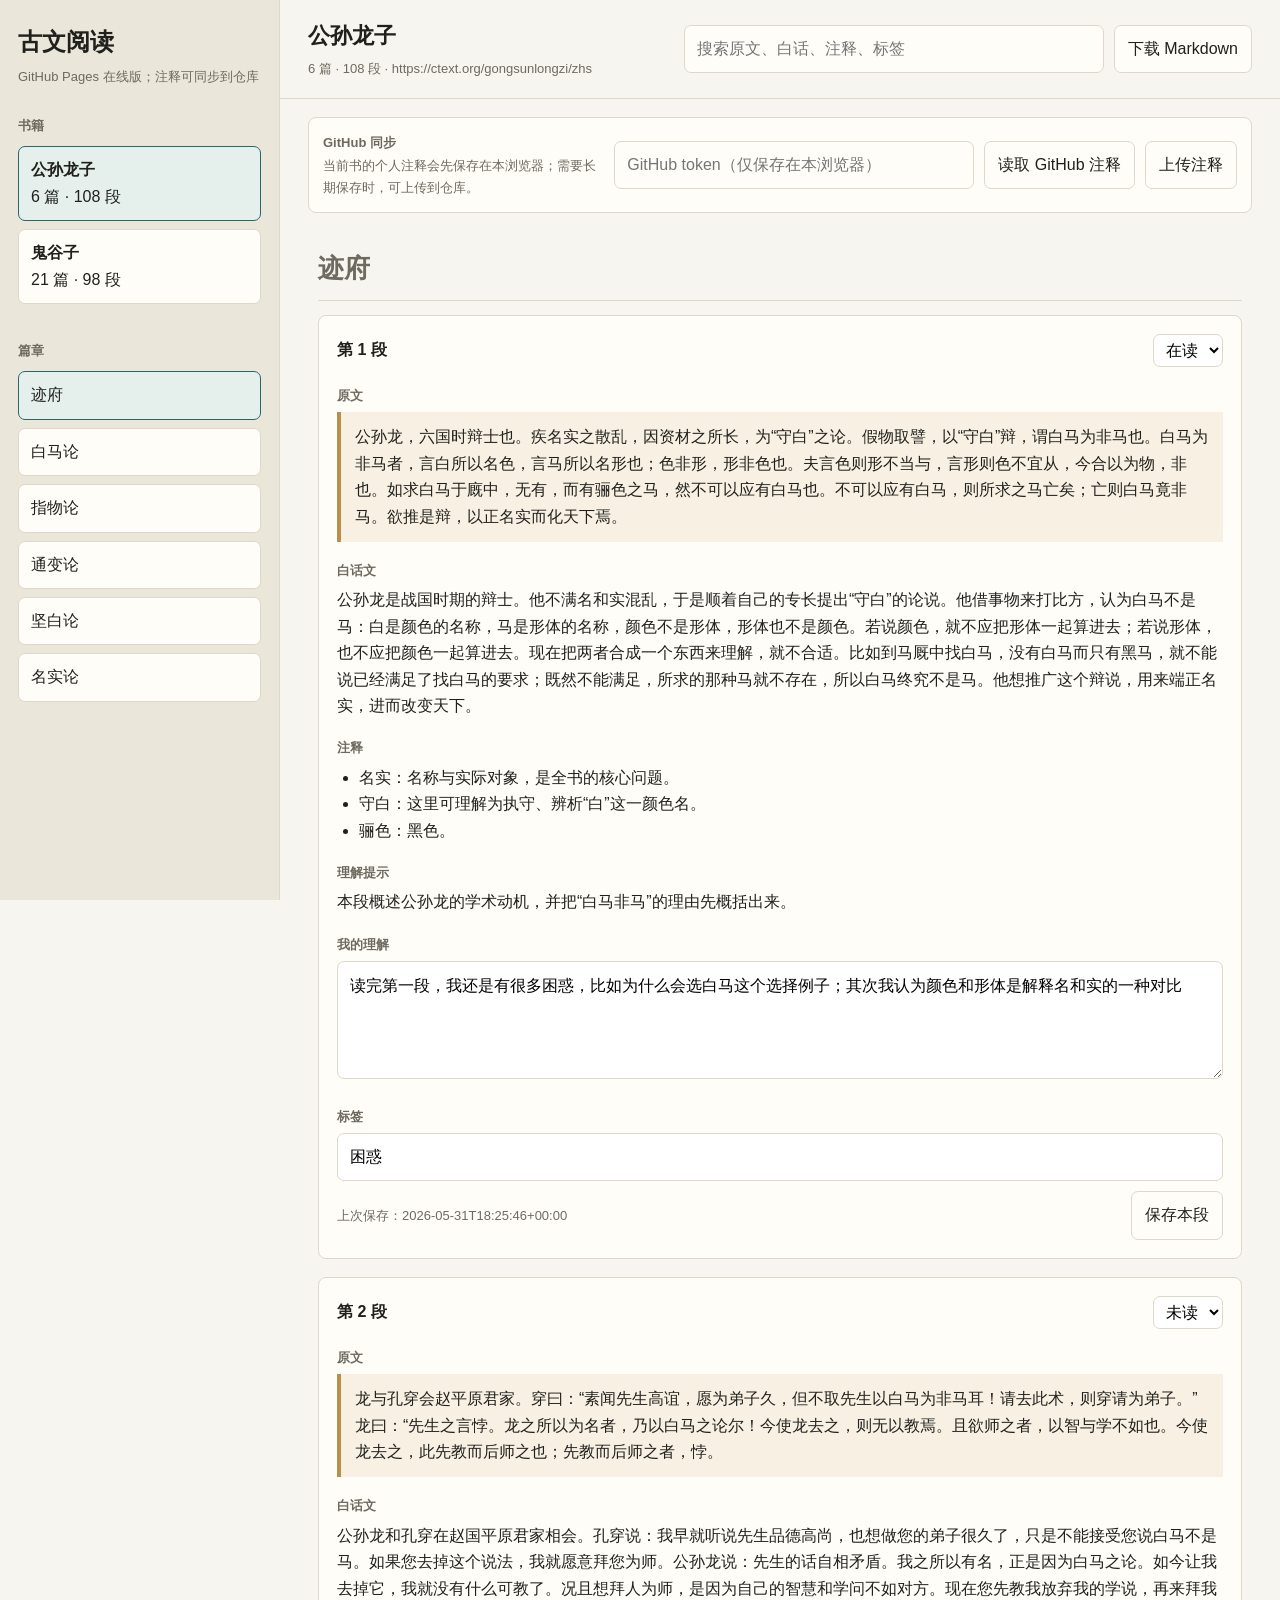
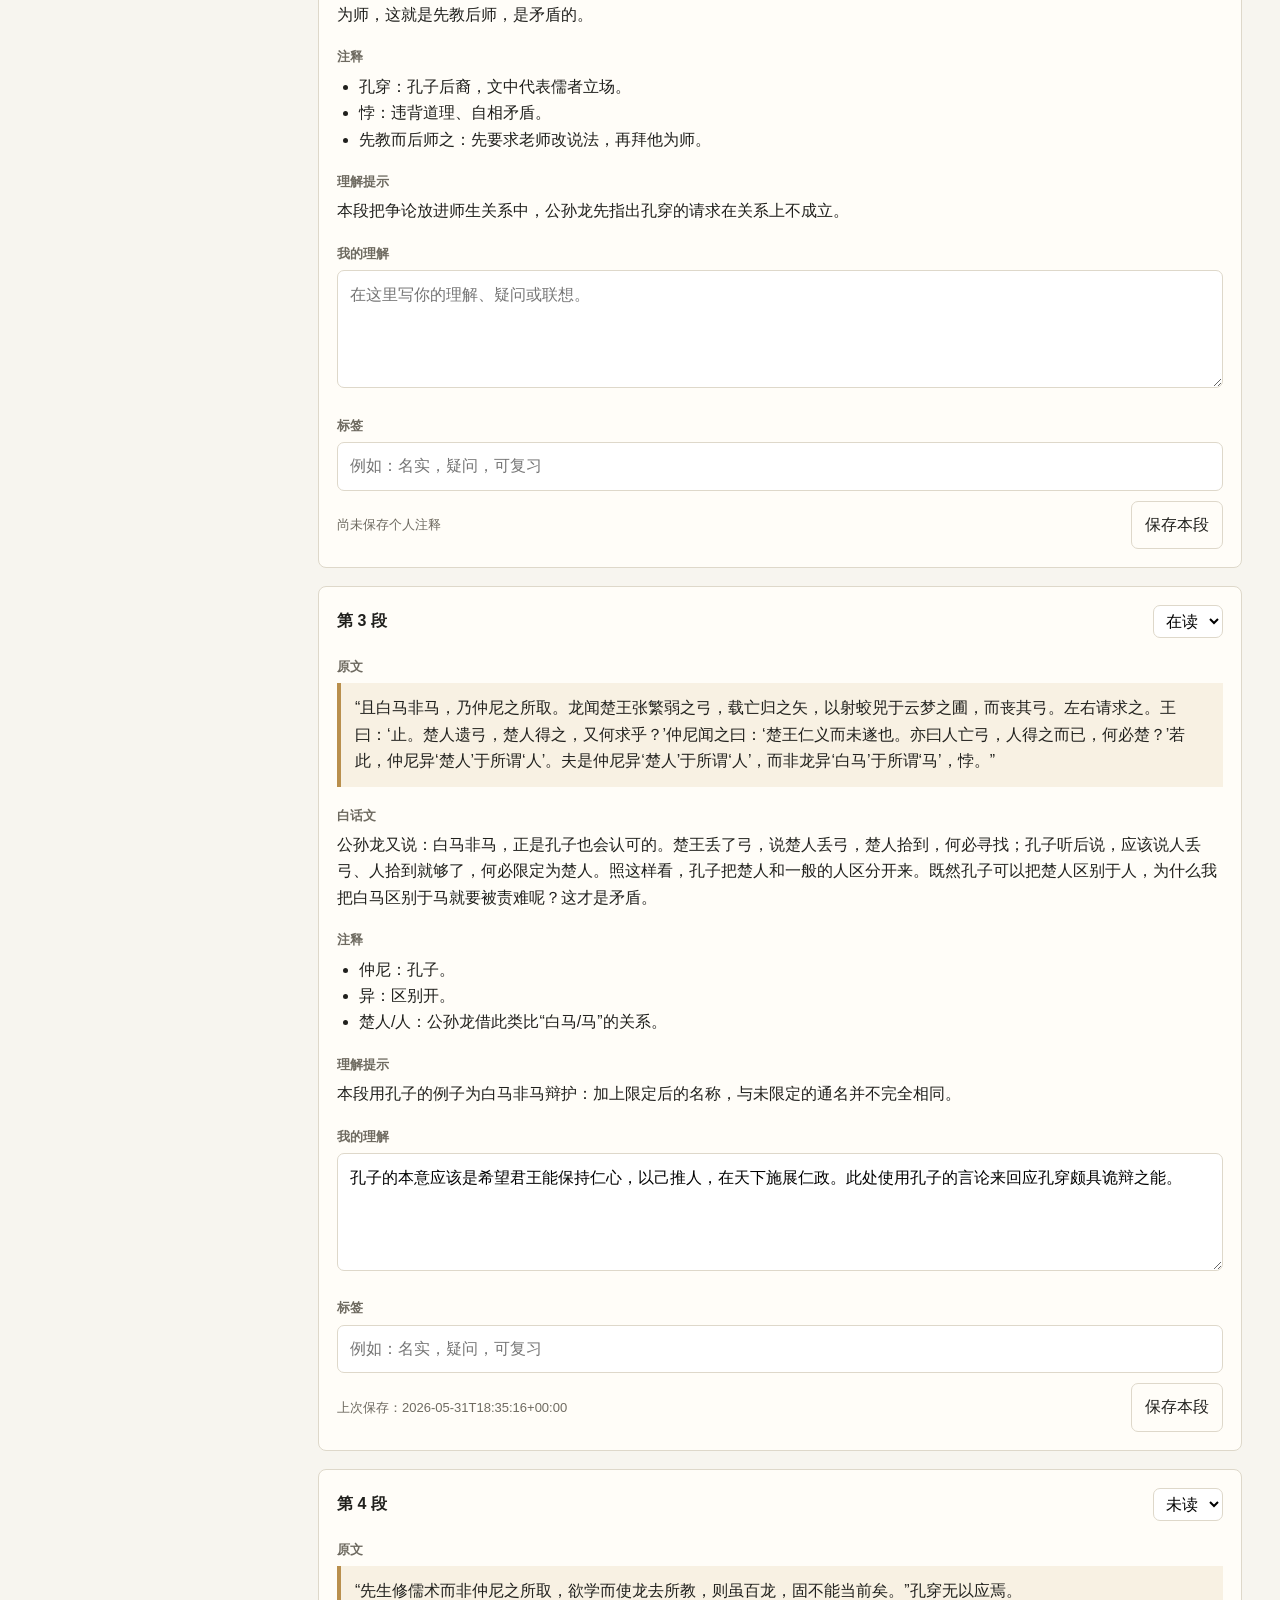
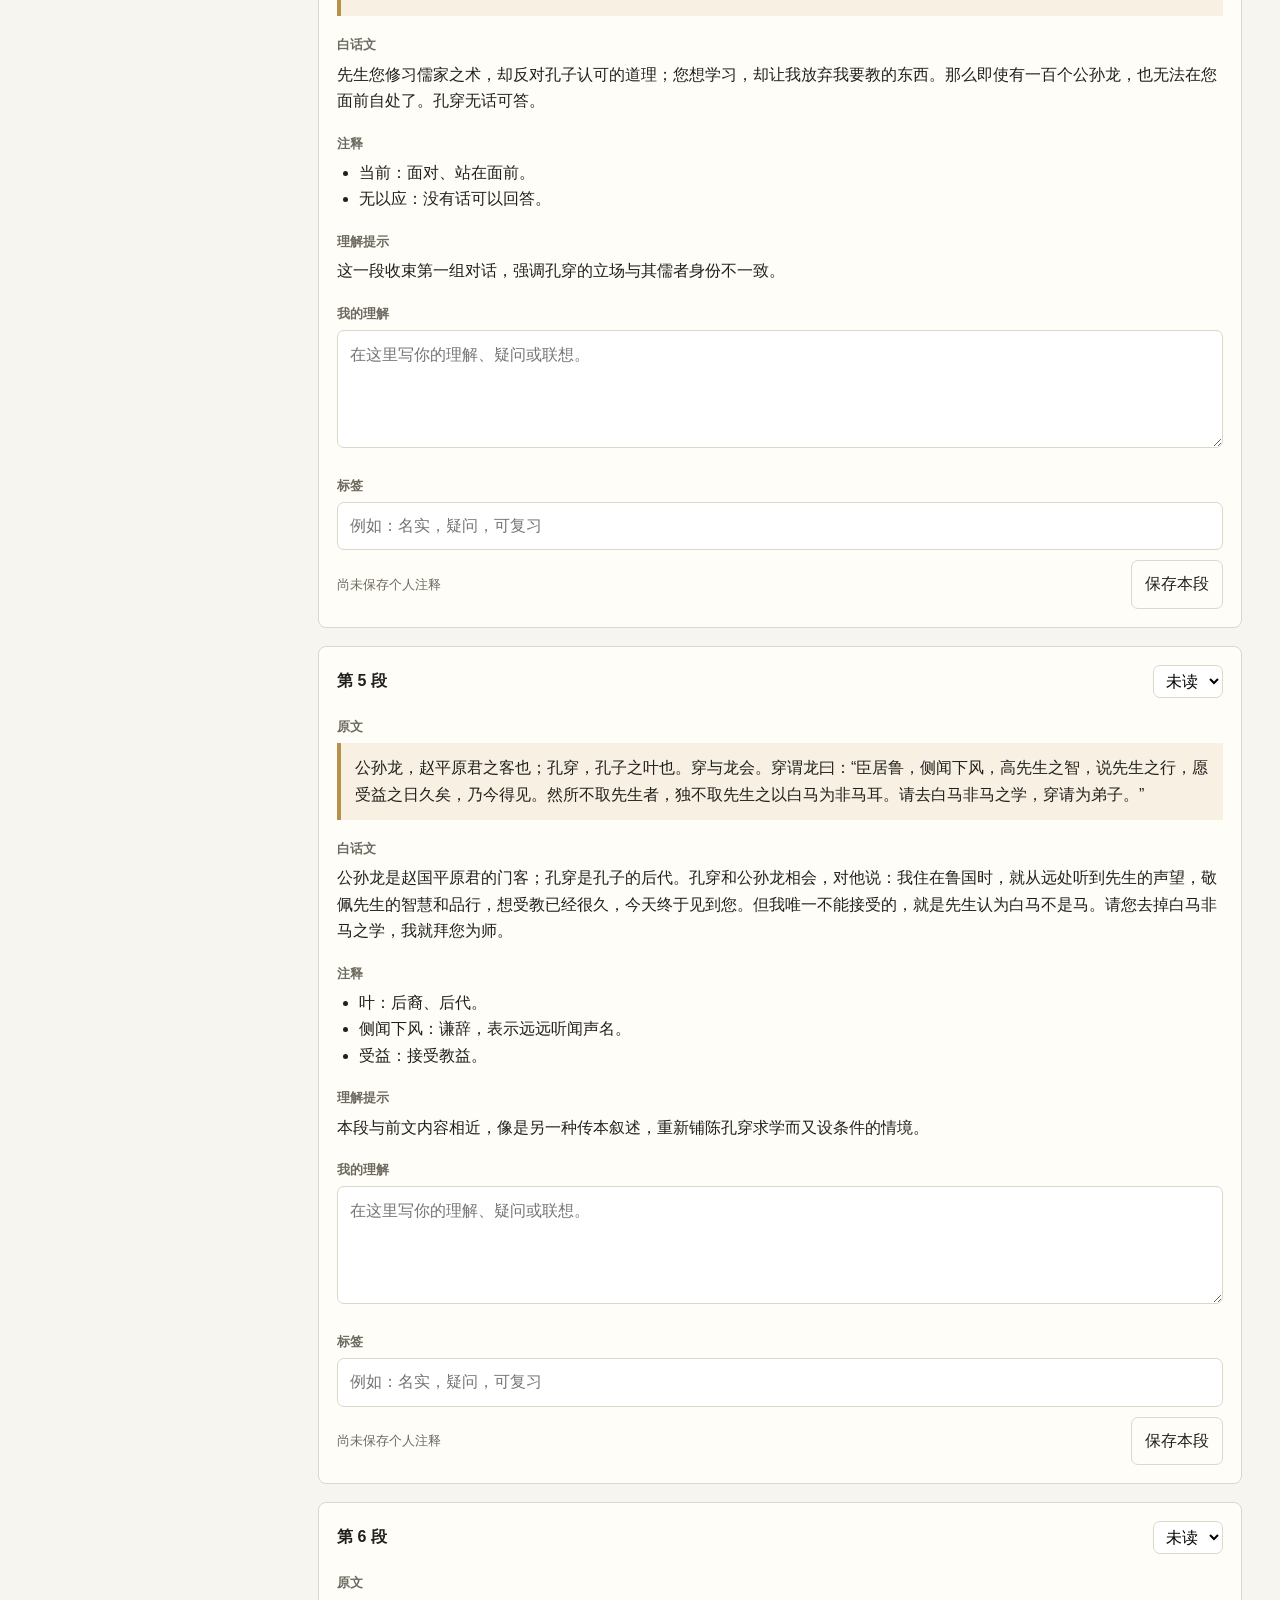
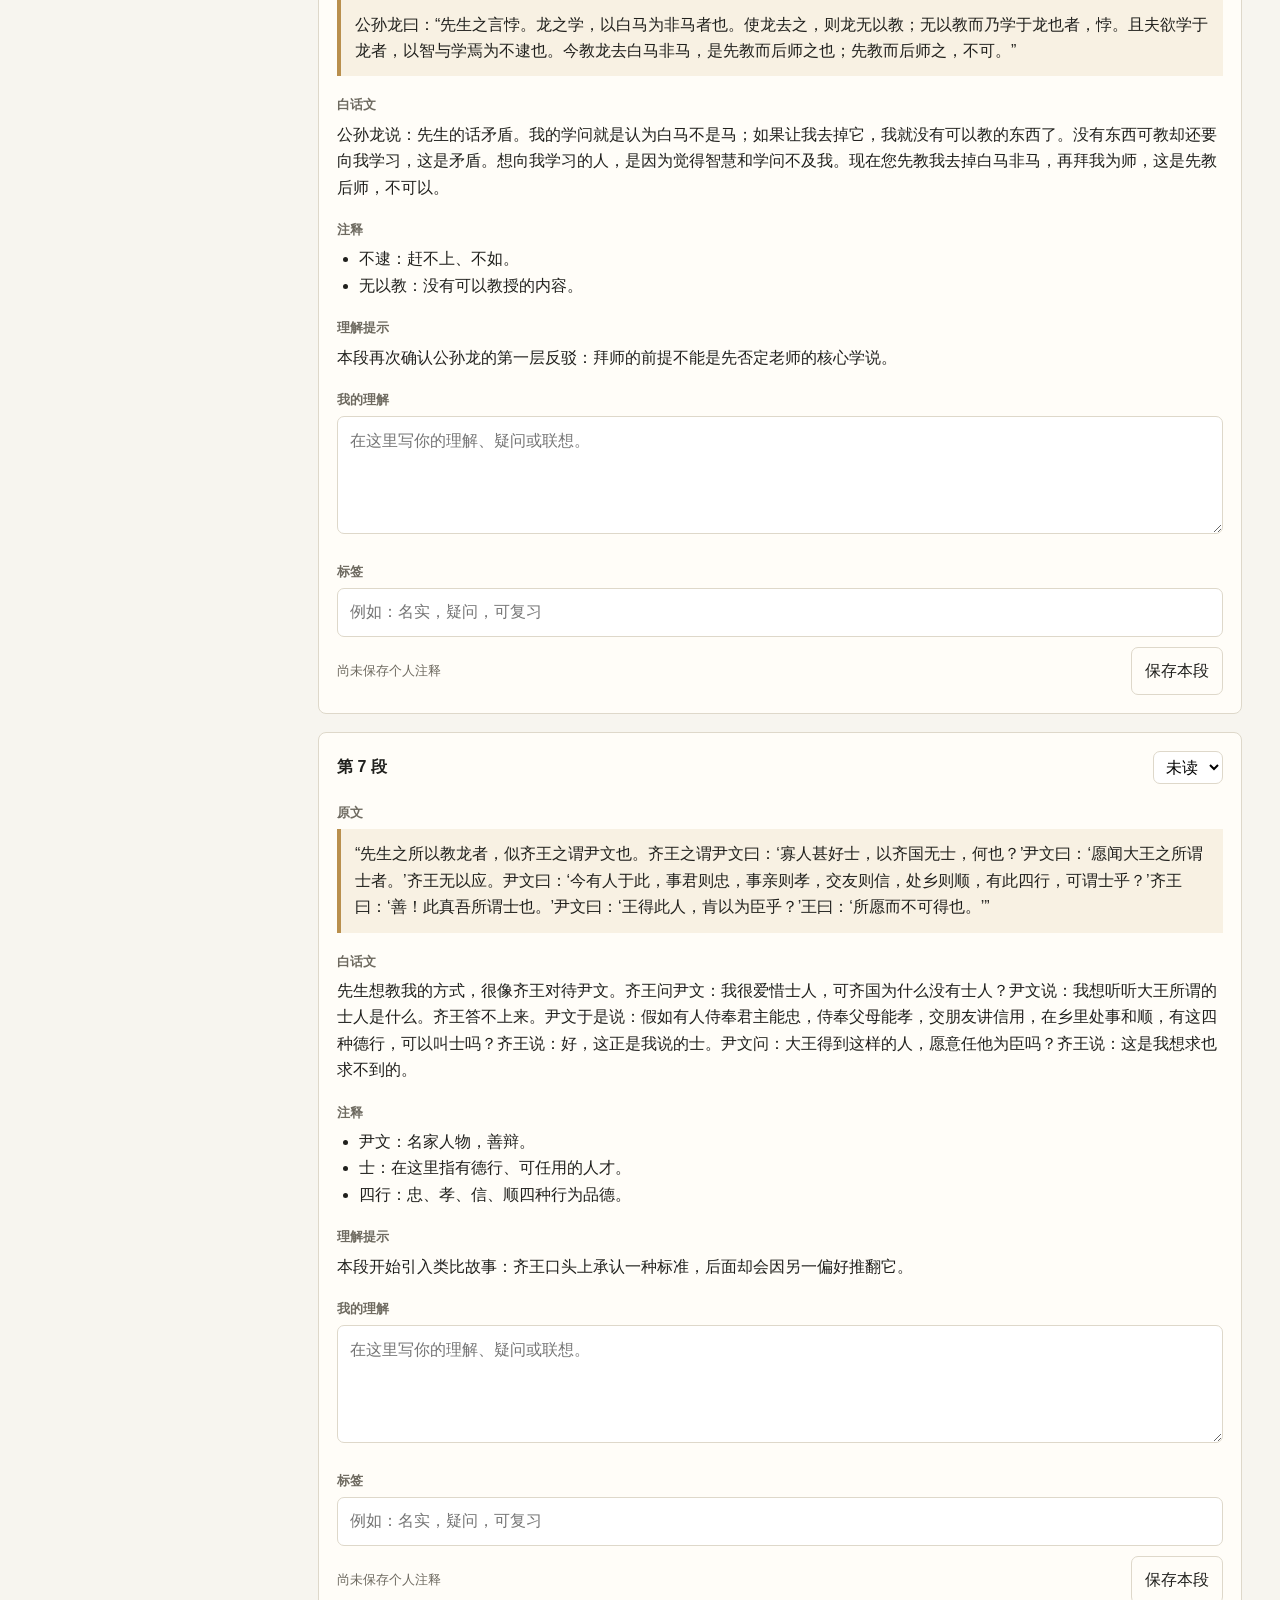
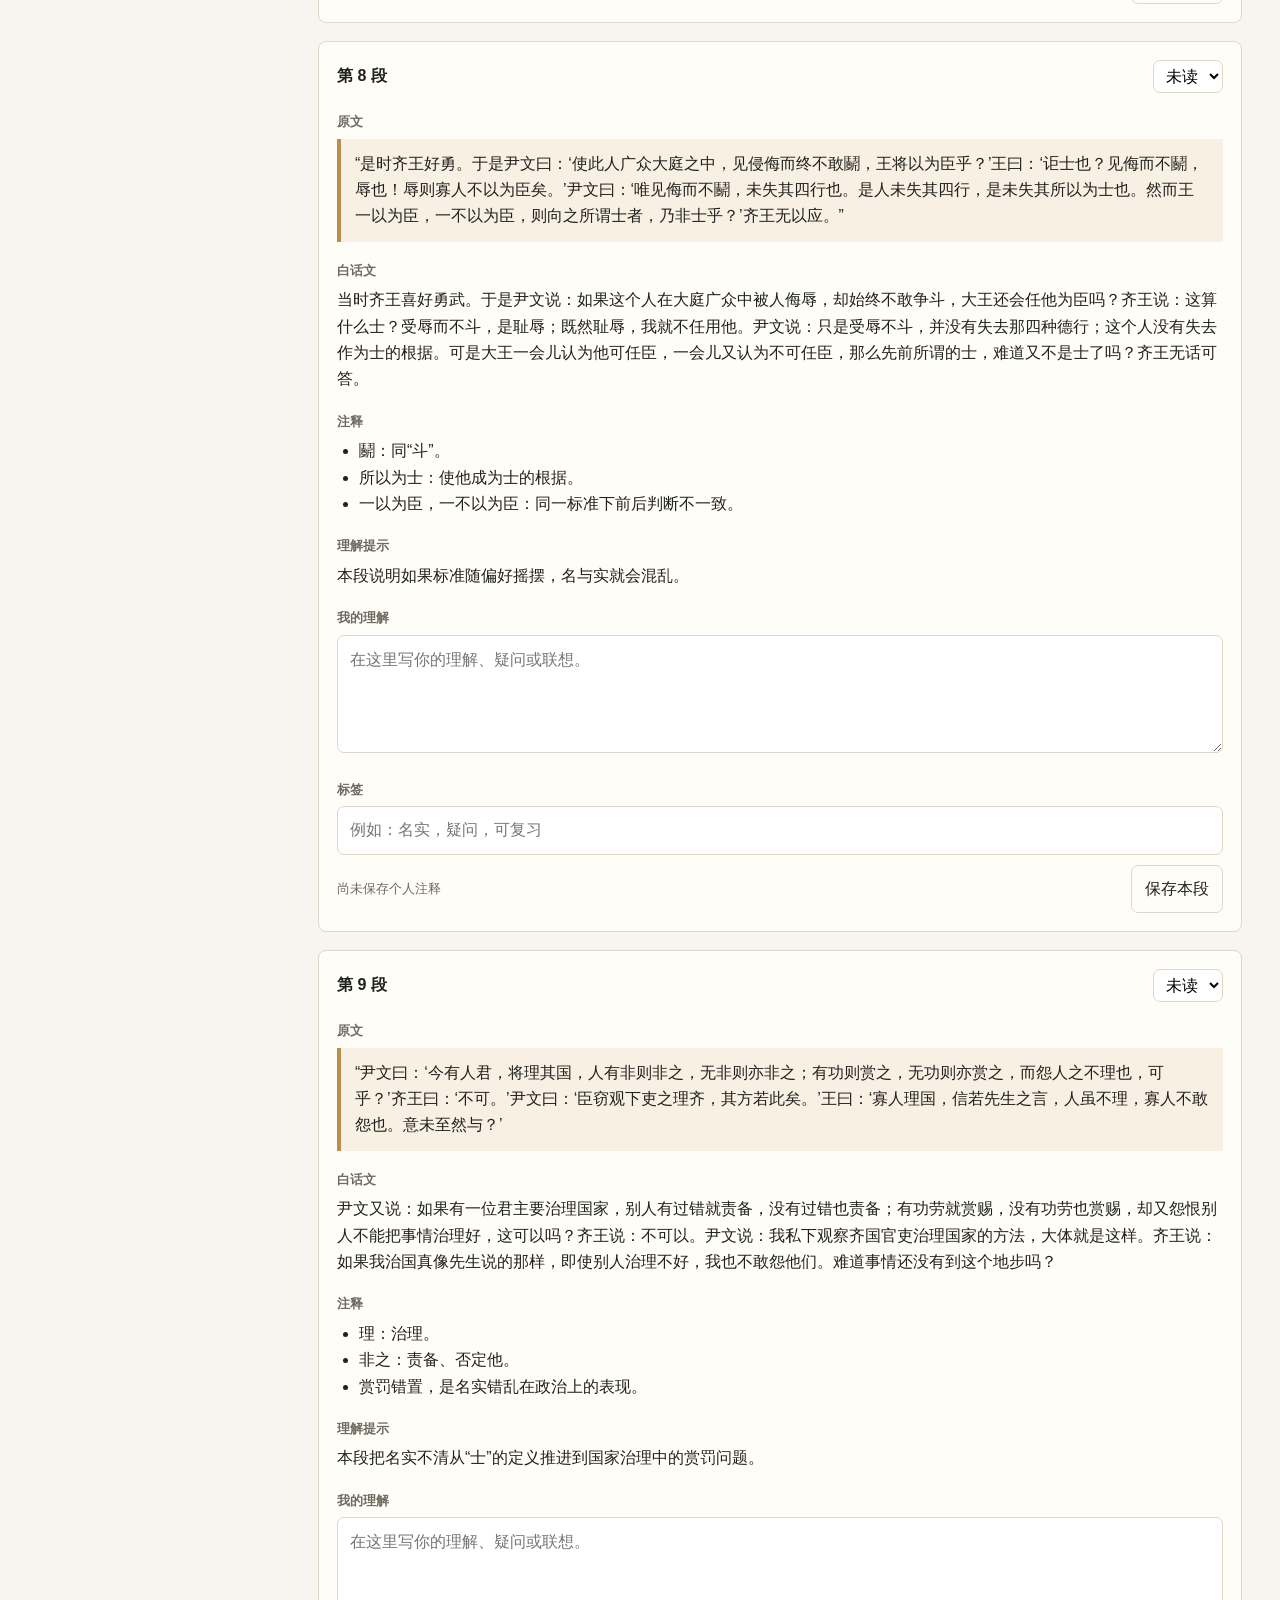
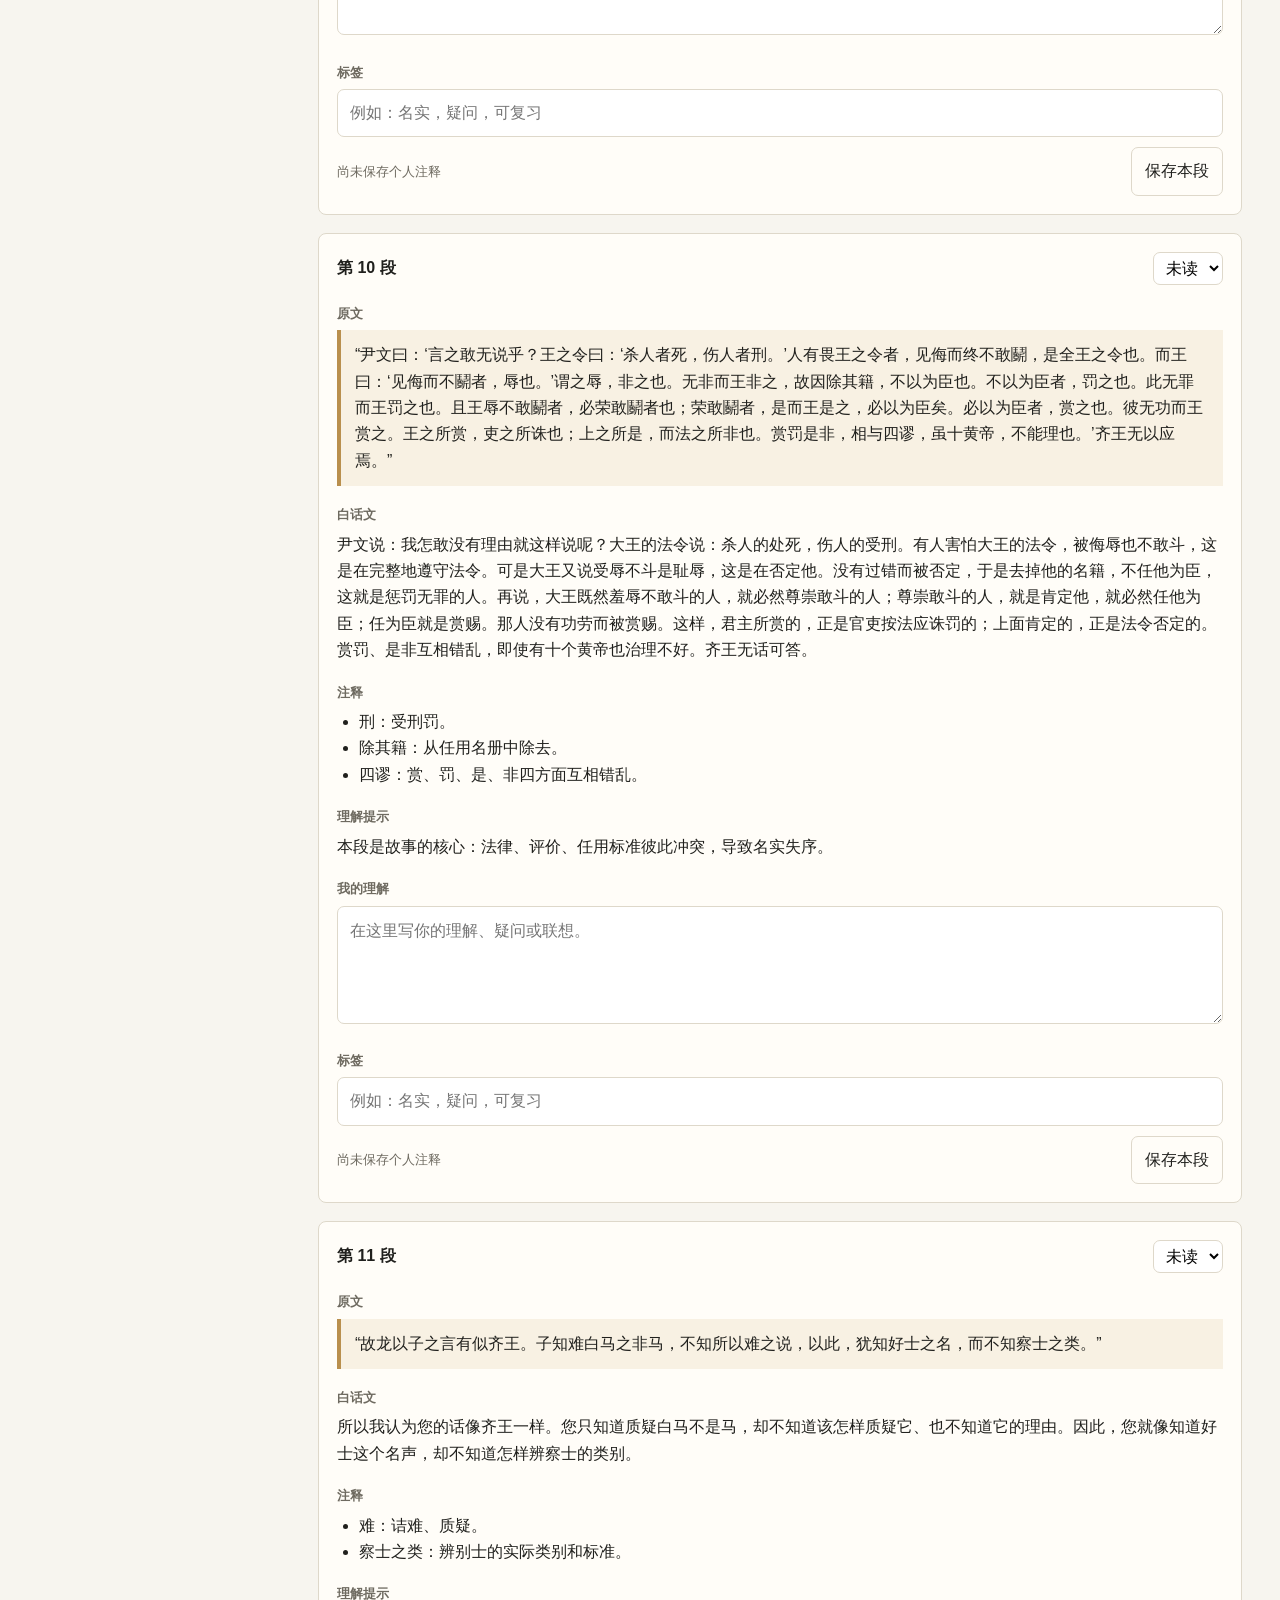
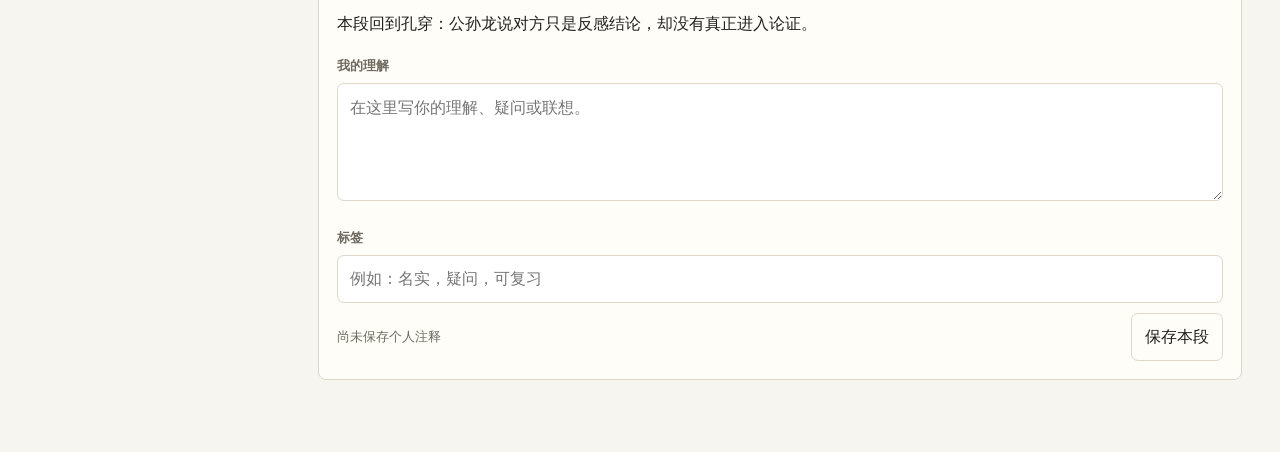
<file: docs/index.html>
<!doctype html>
<html lang="zh-CN">
  <head>
    <meta charset="utf-8" />
    <meta name="viewport" content="width=device-width, initial-scale=1" />
    <title>古文阅读注释工具</title>
    <link rel="stylesheet" href="./styles.css" />
  </head>
  <body>
    <aside class="sidebar">
      <div class="brand">
        <h1>古文阅读</h1>
        <p>GitHub Pages 在线版；注释可同步到仓库</p>
      </div>
      <section>
        <h2>书籍</h2>
        <div id="bookList" class="book-list"></div>
      </section>
      <section>
        <h2>篇章</h2>
        <div id="chapterList" class="chapter-list"></div>
      </section>
    </aside>

    <main class="main">
      <header class="toolbar">
        <div>
          <div id="bookTitle" class="book-title">加载中</div>
          <div id="bookMeta" class="book-meta"></div>
        </div>
        <div class="toolbar-actions">
          <input id="searchInput" type="search" placeholder="搜索原文、白话、注释、标签" />
          <button id="exportButton" type="button">下载 Markdown</button>
        </div>
      </header>

      <div id="message" class="message" hidden></div>
      <section class="sync-panel" aria-label="GitHub 注释同步">
        <div>
          <h2>GitHub 同步</h2>
          <p>当前书的个人注释会先保存在本浏览器；需要长期保存时，可上传到仓库。</p>
        </div>
        <input id="githubToken" type="password" autocomplete="off" placeholder="GitHub token（仅保存在本浏览器）" />
        <button id="loadGithubNotesButton" type="button">读取 GitHub 注释</button>
        <button id="uploadGithubNotesButton" type="button">上传注释</button>
      </section>
      <div id="searchResults" class="search-results" hidden></div>
      <div id="paragraphs" class="paragraphs"></div>
    </main>

    <script src="./app.js"></script>
  </body>
</html>
</file>
<file: docs/styles.css>
:root {
  color-scheme: light;
  --bg: #f7f5ef;
  --panel: #fffdf8;
  --ink: #20201d;
  --muted: #6e6a60;
  --line: #ded8ca;
  --accent: #28666e;
  --accent-strong: #174c54;
  --note-bg: #f1f6f4;
  --quote-bg: #f8f1e3;
  --danger: #8f3a2f;
}

* {
  box-sizing: border-box;
}

body {
  margin: 0;
  min-height: 100vh;
  display: grid;
  grid-template-columns: 280px minmax(0, 1fr);
  background: var(--bg);
  color: var(--ink);
  font: 16px/1.65 -apple-system, BlinkMacSystemFont, "Segoe UI", sans-serif;
}

.sidebar {
  height: 100vh;
  overflow: auto;
  position: sticky;
  top: 0;
  padding: 22px 18px;
  border-right: 1px solid var(--line);
  background: #ebe6da;
}

.brand h1 {
  margin: 0;
  font-size: 24px;
}

.brand p,
.book-meta {
  margin: 4px 0 0;
  color: var(--muted);
  font-size: 13px;
}

h2 {
  margin: 28px 0 10px;
  color: var(--muted);
  font-size: 13px;
  font-weight: 700;
}

button,
select,
input,
textarea {
  font: inherit;
}

.book-item,
.chapter-item,
button {
  border: 1px solid var(--line);
  background: var(--panel);
  color: var(--ink);
  cursor: pointer;
}

.book-item,
.chapter-item {
  width: 100%;
  margin: 0 0 8px;
  padding: 10px 12px;
  text-align: left;
  border-radius: 7px;
}

.book-item.active,
.chapter-item.active {
  border-color: var(--accent);
  background: #e5f0ed;
}

.main {
  min-width: 0;
  padding: 0 0 48px;
}

.toolbar {
  position: sticky;
  top: 0;
  z-index: 5;
  display: flex;
  gap: 18px;
  align-items: center;
  justify-content: space-between;
  padding: 18px 28px;
  border-bottom: 1px solid var(--line);
  background: rgba(247, 245, 239, 0.96);
}

.book-title {
  font-size: 22px;
  font-weight: 750;
}

.toolbar-actions {
  display: flex;
  flex-wrap: wrap;
  gap: 10px;
  align-items: center;
  justify-content: flex-end;
}

#searchInput,
#githubToken {
  width: min(34vw, 420px);
  min-width: 220px;
  padding: 10px 12px;
  border: 1px solid var(--line);
  border-radius: 7px;
  background: var(--panel);
}

button {
  padding: 10px 13px;
  border-radius: 7px;
}

button:hover {
  border-color: var(--accent);
}

.message {
  margin: 18px 28px 0;
  padding: 10px 12px;
  border: 1px solid var(--line);
  border-radius: 7px;
  background: var(--note-bg);
}

.message.error {
  color: var(--danger);
  background: #fff5f2;
}

.sync-panel {
  display: grid;
  grid-template-columns: minmax(220px, 1fr) minmax(240px, 360px) auto auto;
  gap: 10px;
  align-items: center;
  margin: 18px 28px 0;
  padding: 14px;
  border: 1px solid var(--line);
  border-radius: 8px;
  background: var(--panel);
}

.sync-panel h2 {
  margin: 0 0 2px;
}

.sync-panel p {
  margin: 0;
  color: var(--muted);
  font-size: 13px;
}

#githubToken {
  width: 100%;
  min-width: 0;
}

.search-results {
  margin: 18px 28px 0;
  padding: 14px;
  border: 1px solid var(--line);
  border-radius: 8px;
  background: var(--panel);
}

.search-result {
  display: block;
  width: 100%;
  padding: 9px 10px;
  border: 0;
  border-bottom: 1px solid var(--line);
  background: transparent;
  text-align: left;
}

.search-result:last-child {
  border-bottom: 0;
}

.paragraphs {
  max-width: 980px;
  margin: 24px auto;
  padding: 0 28px;
}

.chapter-heading {
  margin: 34px 0 14px;
  padding-bottom: 10px;
  border-bottom: 1px solid var(--line);
  font-size: 26px;
}

.para-card {
  margin: 0 0 18px;
  padding: 18px;
  border: 1px solid var(--line);
  border-radius: 8px;
  background: var(--panel);
}

.para-card.highlight {
  border-color: var(--accent);
  box-shadow: 0 0 0 3px rgba(40, 102, 110, 0.14);
}

.para-head {
  display: flex;
  justify-content: space-between;
  gap: 14px;
  align-items: center;
  margin-bottom: 12px;
}

.para-title {
  font-weight: 750;
}

.status {
  padding: 6px 8px;
  border: 1px solid var(--line);
  border-radius: 7px;
  background: #fff;
}

.label {
  margin: 18px 0 6px;
  color: var(--muted);
  font-size: 13px;
  font-weight: 750;
}

.original {
  margin: 0;
  padding: 12px 14px;
  border-left: 4px solid #b98f4d;
  background: var(--quote-bg);
  white-space: pre-wrap;
}

.plain,
.hint,
.system-notes {
  margin: 0;
}

.system-notes {
  padding-left: 22px;
}

.note-editor {
  width: 100%;
  min-height: 118px;
  resize: vertical;
  padding: 11px 12px;
  border: 1px solid var(--line);
  border-radius: 7px;
  background: #fff;
}

.tags-input {
  width: 100%;
  padding: 10px 12px;
  border: 1px solid var(--line);
  border-radius: 7px;
  background: #fff;
}

.save-row {
  display: flex;
  justify-content: space-between;
  gap: 12px;
  align-items: center;
  margin-top: 10px;
}

.save-state {
  color: var(--muted);
  font-size: 13px;
}

@media (max-width: 860px) {
  body {
    display: block;
  }

  .sidebar {
    position: static;
    height: auto;
    border-right: 0;
    border-bottom: 1px solid var(--line);
  }

  .toolbar,
  .toolbar-actions,
  .sync-panel {
    display: block;
  }

  #searchInput,
  #githubToken,
  #exportButton,
  #loadGithubNotesButton,
  #uploadGithubNotesButton {
    width: 100%;
    margin-top: 10px;
  }

  .toolbar-actions {
    justify-content: flex-start;
  }
}
</file>
